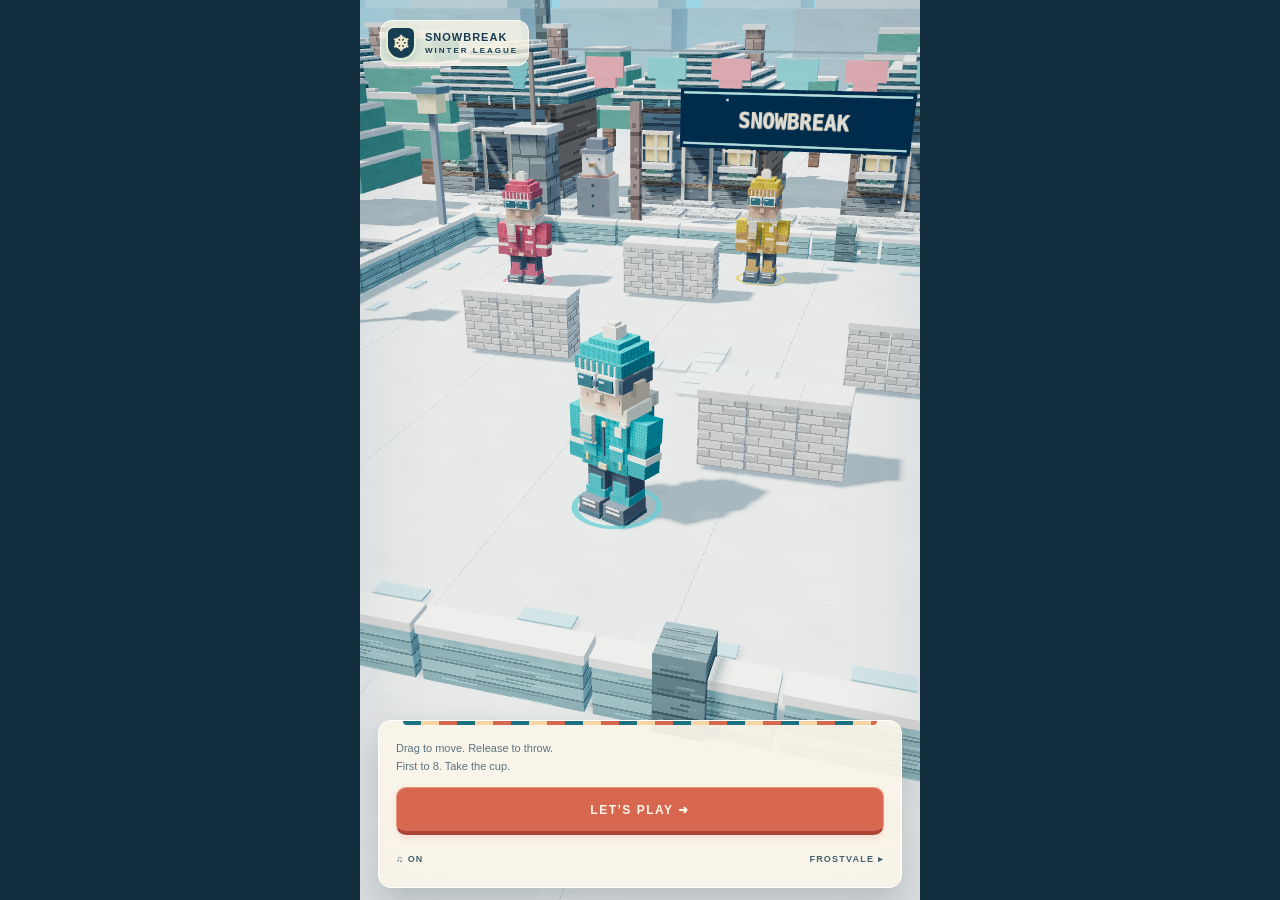
<file: index-source.html>
<!doctype html><html lang="en"><head><meta charset="utf-8"><meta name="viewport" content="width=device-width,initial-scale=1,maximum-scale=1,viewport-fit=cover"><meta name="theme-color" content="#143f57"><title>Snowbreak League</title><link rel="stylesheet" href="style.css"></head><body><audio id="bgm" src="snowbreak-bgm.mp3" loop preload="auto" playsinline></audio><main id="game"><canvas id="scene" aria-label="Snowball arena"></canvas><header><div class="badge"><span class="crest">❄</span><span>SNOWBREAK <b>WINTER LEAGUE</b></span></div><button id="pause" aria-label="Pause">Ⅱ</button></header><div id="hud" hidden><div class="score"><small>YOU</small><b id="score">0</b><span>/ <i id="goal">8</i></span></div><div class="clock"><b id="clock">75</b><small>SECONDS</small></div><div class="rival"><small>RIVALS</small><b id="rivals">0 · 0 · 0</b></div></div><div id="toast" aria-live="polite"></div><div id="charge" hidden><div id="fill"></div><span id="hint">DRAG TO MOVE · RELEASE TO THROW</span></div><div id="stick" hidden><i></i></div><section id="panel"><div class="eyebrow" id="eyebrow">THE FROSTVALE OPEN</div><h1 id="heading">SNOW<br><em>BREAK.</em></h1><p id="description">Move. Pack. Throw.<br>First to 8 hits takes the cup.</p><div id="medals"></div><button id="go" class="primary">LET'S PLAY <span>➜</span></button><div class="row"><button id="sound" aria-label="Toggle music">♫ ON</button><button id="arena">FROSTVALE ▸</button></div><p class="micro" id="reward" hidden></p></section><aside id="cinema" hidden><button id="skip" aria-label="Skip cutscene">SKIP ›</button><div id="caption" aria-live="polite"></div></aside><div id="rotate">Please turn your phone upright.</div></main><script src="vendor/three.min.js"></script><script type="module" src="app.mjs"></script></body></html>
</file>
<file: style.css>
*{box-sizing:border-box;-webkit-tap-highlight-color:transparent}html,body{margin:0;width:100%;height:100%;overflow:hidden;background:#102c3d;color:#17384b;font-family:Arial,Helvetica,sans-serif;touch-action:none;user-select:none}button{font:inherit;border:0;cursor:pointer;color:inherit;touch-action:manipulation}button:focus-visible{outline:3px solid #ef9863;outline-offset:3px}[hidden]{display:none!important}#game{position:relative;width:100%;max-width:560px;height:100dvh;margin:auto;overflow:hidden;background:#a1d2de}#scene{width:100%;height:100%;display:block}#game:after{content:'';position:absolute;inset:0;pointer-events:none;box-shadow:inset 0 0 95px #18374b18}header{position:absolute;top:max(18px,env(safe-area-inset-top));left:20px;right:20px;display:flex;align-items:center;justify-content:space-between;z-index:2}.badge{display:flex;align-items:center;gap:9px;font-size:13px;font-weight:900;letter-spacing:1px;color:#183a4f;line-height:1.5;text-shadow:0 1px #fff8}.badge b{display:block;font-size:8px;letter-spacing:2px;font-weight:700}.crest{display:grid;place-items:center;width:37px;height:43px;background:#163d52;color:#f6eacb;border:2px solid #e4efd8;border-radius:8px 8px 16px 16px;font-size:25px;text-shadow:none;box-shadow:0 3px 8px #183b4f22}#pause{width:44px;height:44px;background:#fcf8eae8;border:1px solid #fff;border-bottom:3px solid #b8cdd1;border-radius:12px;font-weight:900;box-shadow:0 4px 12px #17384b15;color:#193d51}#hud{position:absolute;top:82px;left:20px;right:20px;display:grid;grid-template-columns:1fr 64px 1fr;gap:1px;background:#16384fef;border:1px solid #e5f4eaa0;border-radius:14px;box-shadow:0 5px 15px #153e5325;overflow:hidden;color:#fff8e9;z-index:2}.score,.clock,.rival{padding:10px 12px;min-height:61px;position:relative}.score{background:#0d7181}.score:after{content:'';position:absolute;bottom:0;left:0;right:0;height:3px;background:#77d6cc}small{display:block;font-size:8px;letter-spacing:1.8px;opacity:.72;margin-bottom:3px;font-weight:700}.score>b{font-size:25px;font-weight:900;line-height:1}.score span{font-size:12px;margin-left:5px;color:#a7d4dc}.score i{font-style:normal}.clock{text-align:center;border-left:1px solid #ffffff14;border-right:1px solid #ffffff14;padding:10px 5px}.clock b{font-size:23px;letter-spacing:-1px;line-height:1.15}.clock small{font-size:6px;letter-spacing:1px;margin-top:4px}.rival{text-align:right}.rival b{font-size:17px;letter-spacing:2px;color:#f2baa5}.rival small{font-size:7px}#panel{position:absolute;bottom:max(20px,env(safe-area-inset-bottom));left:18px;right:18px;padding:21px 22px 15px;border-radius:18px;background:#faf5e9f5;border:1px solid #fff;box-shadow:0 14px 32px #16364938;z-index:3}#panel:before{content:'';position:absolute;top:0;left:24px;right:24px;height:4px;background:repeating-linear-gradient(90deg,#1b7180 0 18px,#f5d5a4 18px 36px,#d56950 36px 54px);border-radius:0 0 4px 4px}.eyebrow{font-size:8px;letter-spacing:2px;color:#617d86;font-weight:800;margin-top:3px}h1{font-size:33px;letter-spacing:-1.4px;line-height:1.1;margin:8px 0;color:#18384a;font-weight:950}h1 br{display:none}h1 em{font-style:normal;color:#cd634d;margin-left:6px}p{font-size:12px;line-height:1.65;color:#5b737e;margin:7px 0 14px}.primary{width:100%;background:#d7674f;color:#fff6e9;border:1px solid #ea9678;border-bottom:4px solid #a94436;padding:14px 16px;border-radius:10px;font-size:12px;font-weight:900;letter-spacing:1.5px;min-height:51px;box-shadow:0 4px 7px #c15f4320}.primary:active{transform:translateY(2px);border-bottom-width:2px}.primary span{float:right}.row{display:flex;align-items:center;justify-content:space-between;margin-top:7px;gap:8px}.row button{background:transparent;min-height:44px;padding:8px 0;font-size:9px;letter-spacing:1.2px;font-weight:800;color:#45616d}#arena{max-width:72%;text-align:right}#medals{color:#d69b3c;letter-spacing:7px;font-size:21px;margin:3px 0 10px}#medals:empty{display:none}#charge{position:absolute;bottom:max(34px,env(safe-area-inset-bottom));left:30%;width:40%;height:7px;border-radius:8px;background:#163b5460;border:1px solid #ffffffbb;pointer-events:none;z-index:2}#fill{height:100%;width:0;background:#ee9877;border-radius:8px;box-shadow:0 0 10px #e9b58988}#hint{position:absolute;bottom:15px;left:-63%;width:226%;font-size:9px;letter-spacing:1.3px;color:#173a4f;text-align:center;font-weight:800;text-shadow:0 1px 3px #fff}#toast{position:absolute;top:26%;left:9%;right:9%;text-align:center;font-size:23px;letter-spacing:-.5px;font-weight:950;color:#fff5d6;text-shadow:0 2px 0 #124258,1px 0 #124258,-1px 0 #124258,0 4px 14px #173a4f80;pointer-events:none;transition:opacity .15s;z-index:2}#stick{position:absolute;width:94px;height:94px;border:2px solid #fff9;border-radius:50%;background:#23547422;pointer-events:none}#stick i{display:block;position:absolute;top:29px;left:29px;width:32px;height:32px;border-radius:50%;background:#fff9;border:2px solid white}.micro{font-size:9px;line-height:1.5;margin:3px 0;color:#68808b}#rotate{display:none}#game[data-phase=result] #panel{border-top:4px solid #d7b35d}#game[data-phase=ready] .badge{background:#fbf7e6cc;padding:8px 12px 8px 7px;border:1px solid #fff9;border-radius:12px}#game[data-phase=ready] header{top:20px}@media(min-aspect-ratio:1/1)and(max-height:600px){#rotate{display:grid;position:absolute;inset:0;place-items:center;background:#153f59f7;color:#fff4ae;font-weight:bold;z-index:10}}@media(max-height:690px){#panel{padding:15px 18px 8px;bottom:13px}h1{font-size:27px}p{margin:5px 0 9px;font-size:11px}.row{margin-top:3px}.eyebrow{font-size:7px}header{top:10px}.primary{padding:12px;min-height:48px}#hud{top:72px}}
/* Compact tournament overlay: leave the world visible. */
#panel{padding:13px 17px 6px;bottom:max(12px,env(safe-area-inset-bottom));border-radius:13px;background:#faf5e9ed}#panel h1{font-size:26px;margin:6px 0}#panel .primary{min-height:48px;padding:12px 15px}#panel p{margin:5px 0 9px;font-size:11px}#panel .row{margin-top:2px}#panel .eyebrow{font-size:7px}#panel #medals{font-size:16px;margin:0 0 7px}#game[data-phase=ready] #heading,#game[data-phase=ready] #eyebrow{display:none}#game[data-phase=ready] #medals{position:absolute;right:17px;top:12px;font-size:13px;letter-spacing:3px}#game[data-phase=ready] #description{padding-right:46px;margin:5px 0 12px}#game[data-phase=play] .badge,#game[data-phase=paused] .badge,#game[data-phase=result] .badge{display:none}#game:not([data-phase=ready]) header{justify-content:flex-end;top:max(15px,env(safe-area-inset-top));right:14px}#hud{top:max(15px,env(safe-area-inset-top));left:14px;right:67px;border-radius:11px;grid-template-columns:1fr 48px 1fr}.score,.clock,.rival{min-height:46px;padding:7px 9px}.score>b{font-size:20px}.score span{font-size:10px}.clock b{font-size:20px}.clock small{display:none}.rival b{font-size:14px;letter-spacing:1px}#hud small{font-size:6px;margin-bottom:3px}#pause{height:46px;width:44px}#charge{bottom:max(23px,env(safe-area-inset-bottom));height:5px}#hint{font-size:8px;bottom:11px}#toast{top:18%;font-size:20px}#game[data-phase=ready] .badge{padding:5px 10px 5px 5px}.badge{font-size:11px}.crest{width:30px;height:34px;font-size:21px}
#cinema{position:absolute;inset:0;z-index:5;pointer-events:none;background:linear-gradient(#0c283622,transparent 17%,transparent 77%,#0c283644)}#skip{pointer-events:auto;position:absolute;right:16px;top:max(16px,env(safe-area-inset-top));height:44px;padding:0 16px;border:1px solid #ffffff88;border-radius:22px;color:#fff8e7;background:#173b53bb;font-size:10px;font-weight:bold;letter-spacing:1px}#caption{position:absolute;bottom:12%;left:8%;right:8%;text-align:center;font-size:19px;font-weight:900;color:#fff4d8;letter-spacing:.5px;text-shadow:0 2px 3px #153d56}#game[data-phase=cinema] header{display:none}
</file>
